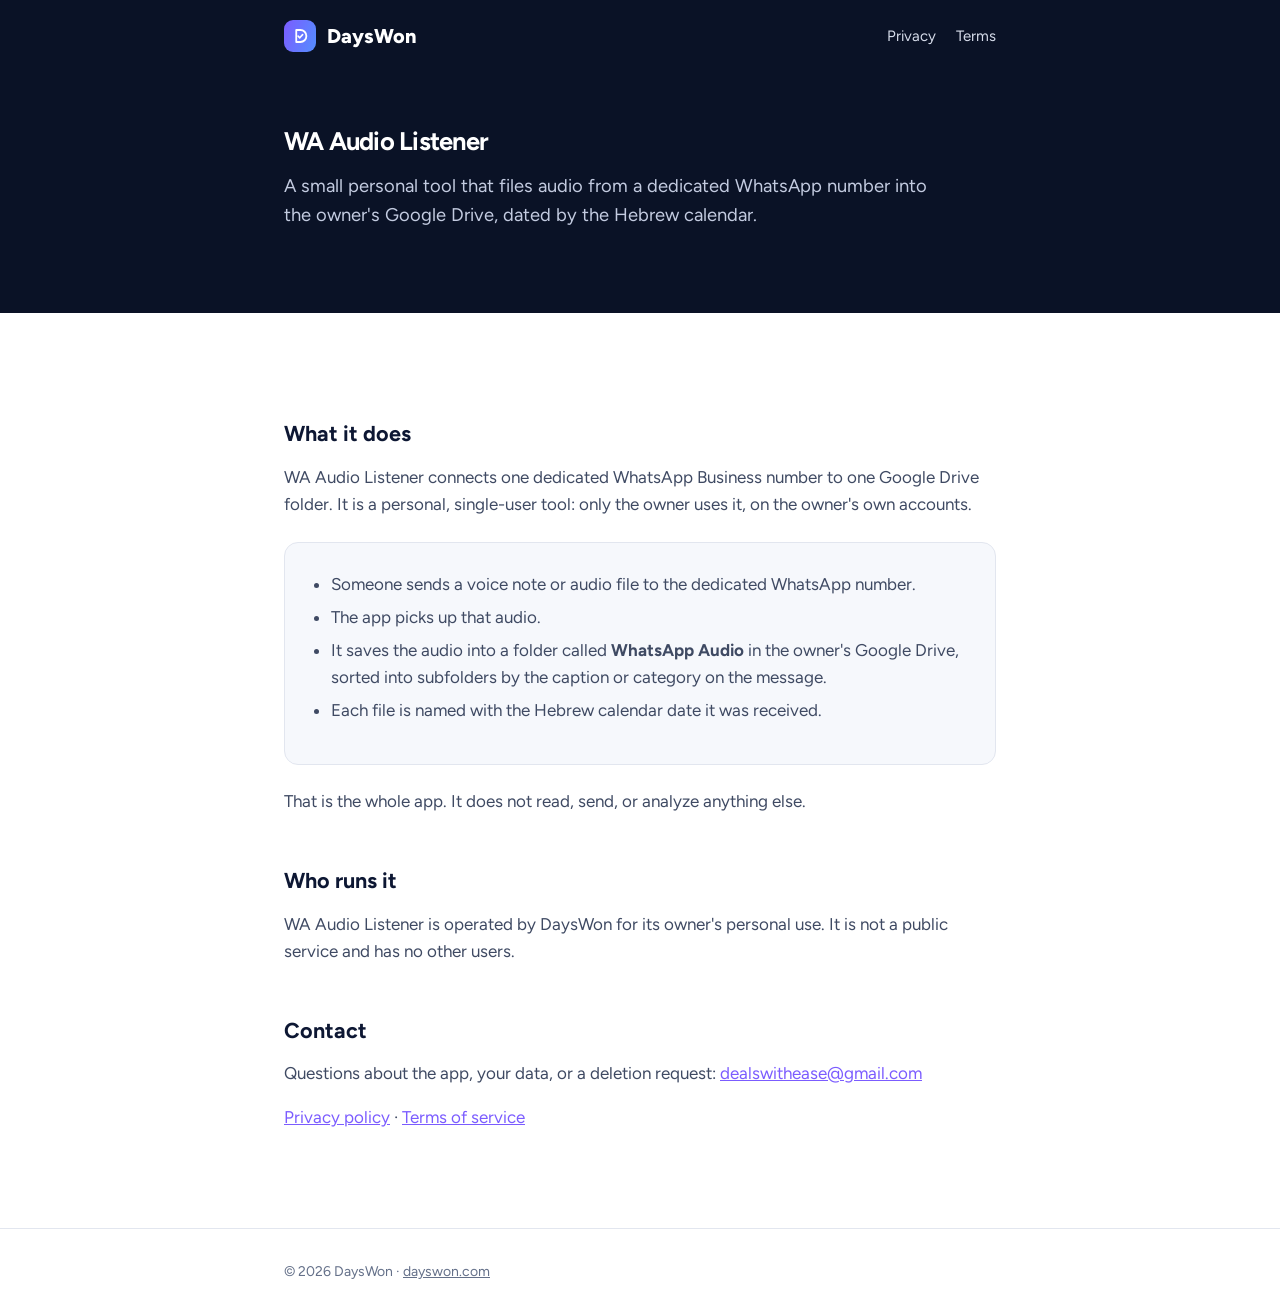
<file: wa-listener/index.html>
<!DOCTYPE html>
<html lang="en">
<head>
<meta charset="utf-8">
<meta name="viewport" content="width=device-width, initial-scale=1">
<meta name="theme-color" content="#0a1226">
<title>WA Audio Listener | DaysWon</title>
<meta name="description" content="WA Audio Listener is a personal tool that saves audio sent to a dedicated WhatsApp number into the owner's Google Drive, dated by the Hebrew calendar.">
<link rel="preconnect" href="https://fonts.googleapis.com">
<link rel="preconnect" href="https://fonts.gstatic.com" crossorigin>
<link href="https://fonts.googleapis.com/css2?family=Figtree:wght@400;500;600;700;800&display=swap" rel="stylesheet">
<style>
:root{--navy:#0a1226;--ink:#0d1733;--text:#3f4a63;--mute:#647089;--line:#e2e6ef;--alt:#f6f8fc;--gold:#e5c58c;--violet:#7b5cff;--blue:#548eff;--grad:linear-gradient(110deg,#7b5cff,#548eff)}
*{box-sizing:border-box}
body{margin:0;font-family:Figtree,ui-sans-serif,system-ui,-apple-system,"Segoe UI",Arial,sans-serif;font-size:17px;line-height:1.6;color:var(--text);background:#fff}
h1,h2{margin:0;color:var(--ink);font-weight:700}
h1{font-size:clamp(2.2rem,1.4rem+3vw,3.2rem);line-height:1.08;letter-spacing:-0.03em}
h2{font-size:1.35rem;margin:2.2em 0 .6em}
p{margin:0 0 1em}
ul{margin:0 0 1em;padding-left:1.3em}
li{margin:.35em 0}
a{color:var(--violet)}
.wrap{max-width:760px;margin:0 auto;padding:0 24px}
header.top{background:var(--navy)}
header.top .wrap{display:flex;align-items:center;justify-content:space-between;height:72px}
.brand{display:flex;align-items:center;gap:11px;text-decoration:none;color:#fff;font-weight:800;font-size:20px}
.brand-mark{width:32px;height:32px;border-radius:9px;background:var(--grad);display:grid;place-items:center}
.hero{background:var(--navy);color:#fff;padding:56px 0 64px}
.hero h1{color:#fff}
.hero .lede{color:#c3cbe0;font-size:1.15rem;margin-top:16px;max-width:56ch}
main{padding:56px 0 80px}
.card{background:var(--alt);border:1px solid var(--line);border-radius:14px;padding:22px 24px;margin:1.4em 0}
footer{border-top:1px solid var(--line);padding:32px 0;color:var(--mute);font-size:14px}
footer a{color:var(--mute)}
.navlinks a{color:#d6dcea;text-decoration:none;font-size:15px;margin-left:20px}
.navlinks a:hover{color:#fff}
</style>
</head>
<body>
<header class="top">
  <div class="wrap">
    <a class="brand" href="https://dayswon.com/"><span class="brand-mark" aria-hidden="true"><svg width="18" height="18" viewBox="0 0 24 24"><path d="M7 4h5.5a7.5 7.5 0 010 16H7V4z" fill="none" stroke="#fff" stroke-width="2.4" stroke-linejoin="round"/><path d="M9.5 12.2l2.2 2.2 3.8-4.2" fill="none" stroke="#fff" stroke-width="2.2" stroke-linecap="round" stroke-linejoin="round"/></svg></span>DaysWon</a>
    <nav class="navlinks"><a href="/wa-listener/privacy/">Privacy</a><a href="/wa-listener/terms/">Terms</a></nav>
  </div>
</header>
<section class="hero">
  <div class="wrap">
    <h1>WA Audio Listener</h1>
    <p class="lede">A small personal tool that files audio from a dedicated WhatsApp number into the owner's Google Drive, dated by the Hebrew calendar.</p>
  </div>
</section>
<main>
  <div class="wrap">
    <h2>What it does</h2>
    <p>WA Audio Listener connects one dedicated WhatsApp Business number to one Google Drive folder. It is a personal, single-user tool: only the owner uses it, on the owner's own accounts.</p>
    <div class="card">
      <ul>
        <li>Someone sends a voice note or audio file to the dedicated WhatsApp number.</li>
        <li>The app picks up that audio.</li>
        <li>It saves the audio into a folder called <strong>WhatsApp Audio</strong> in the owner's Google Drive, sorted into subfolders by the caption or category on the message.</li>
        <li>Each file is named with the Hebrew calendar date it was received.</li>
      </ul>
    </div>
    <p>That is the whole app. It does not read, send, or analyze anything else.</p>
    <h2>Who runs it</h2>
    <p>WA Audio Listener is operated by DaysWon for its owner's personal use. It is not a public service and has no other users.</p>
    <h2>Contact</h2>
    <p>Questions about the app, your data, or a deletion request: <a href="mailto:dealswithease@gmail.com">dealswithease@gmail.com</a></p>
    <p><a href="/wa-listener/privacy/">Privacy policy</a> &middot; <a href="/wa-listener/terms/">Terms of service</a></p>
  </div>
</main>
<footer>
  <div class="wrap">&copy; 2026 DaysWon &middot; <a href="https://dayswon.com/">dayswon.com</a></div>
</footer>
</body>
</html>
</file>
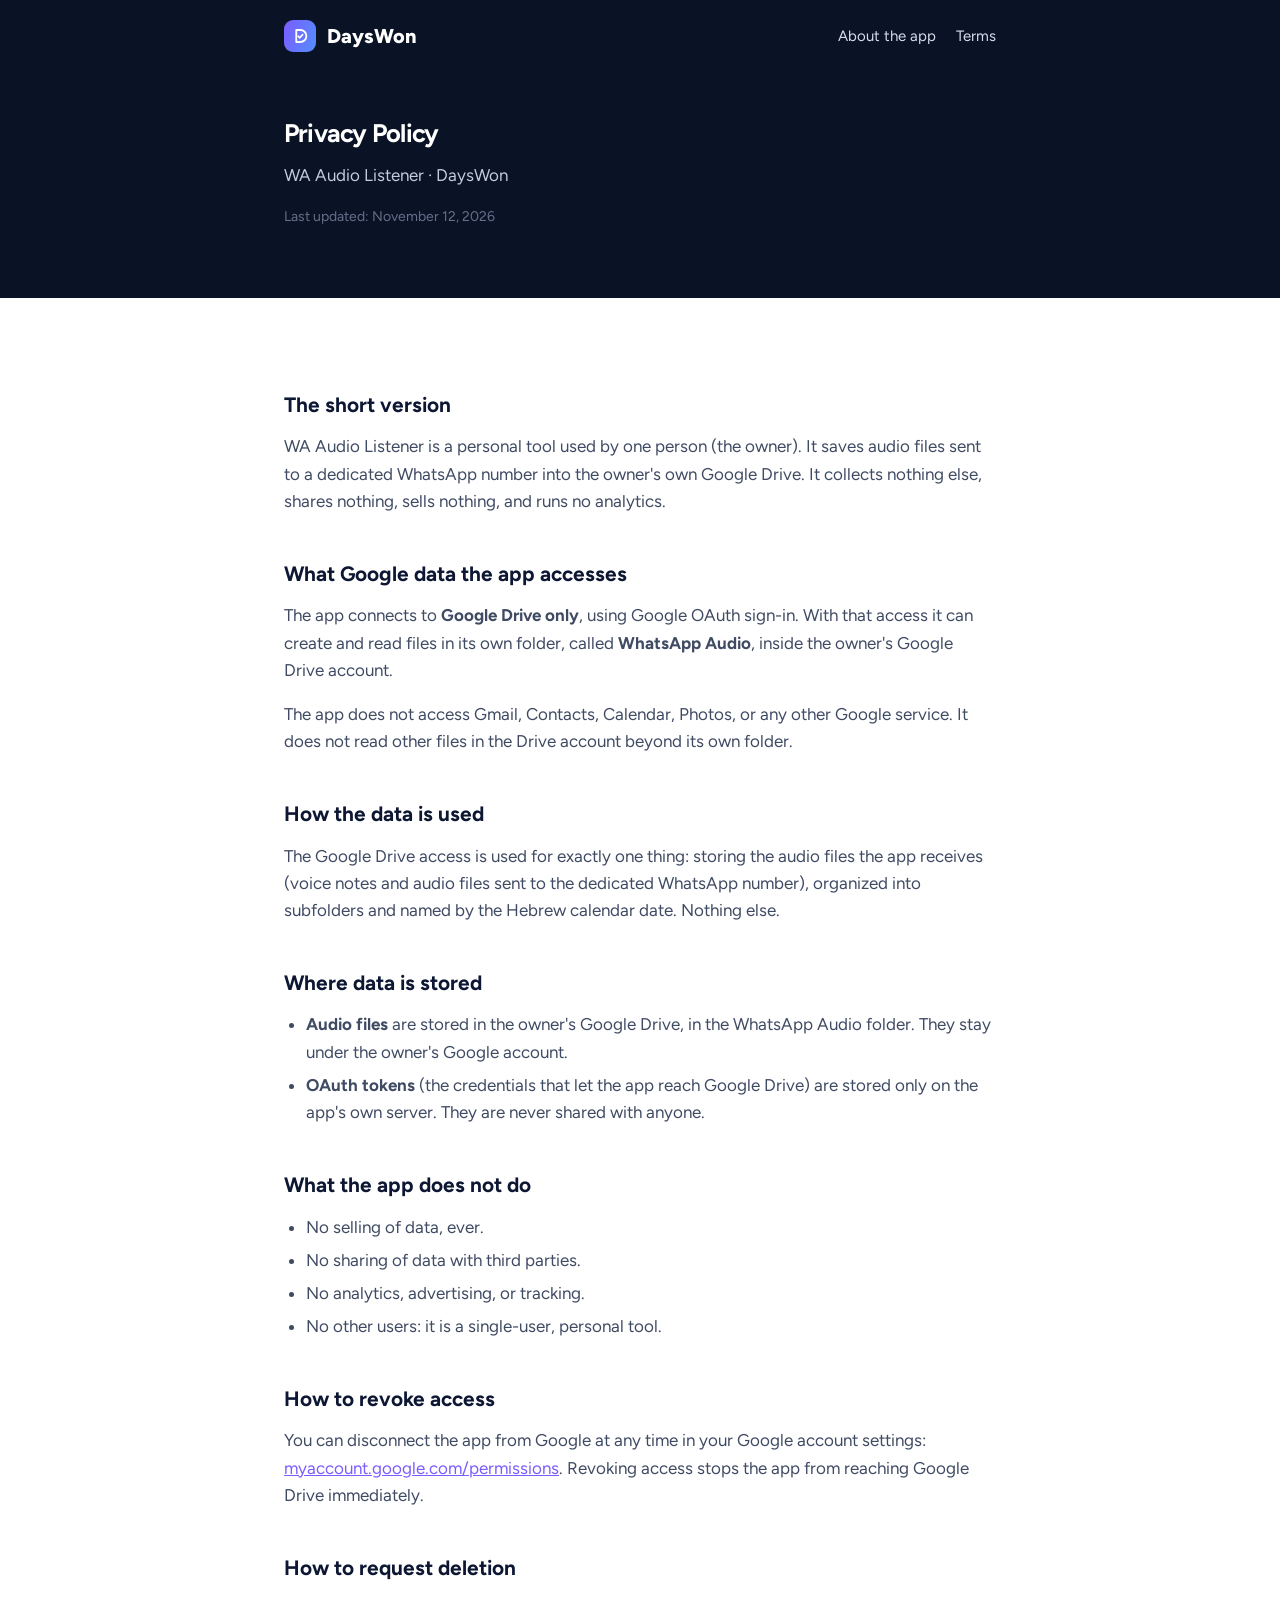
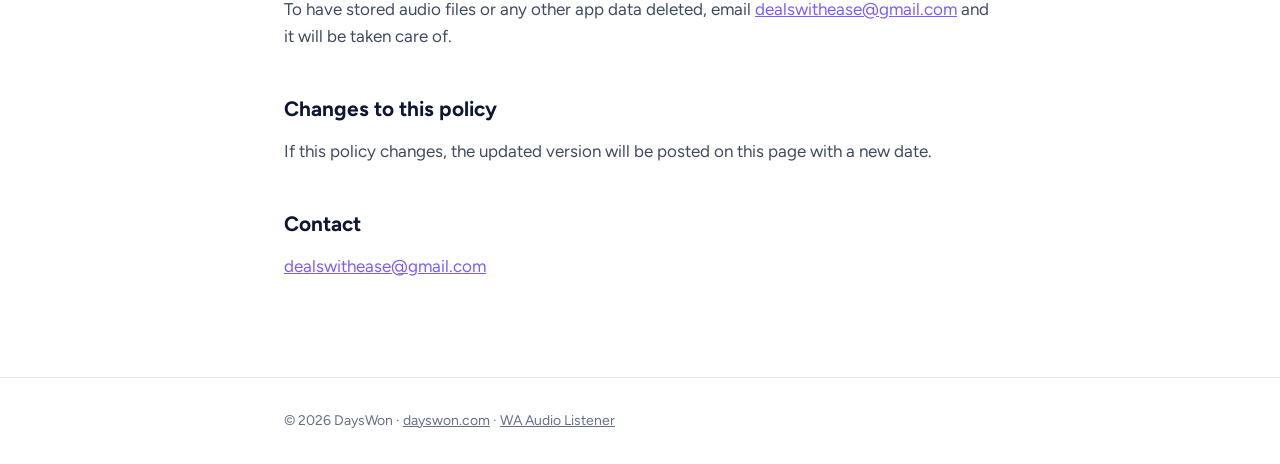
<file: wa-listener/privacy/index.html>
<!DOCTYPE html>
<html lang="en">
<head>
<meta charset="utf-8">
<meta name="viewport" content="width=device-width, initial-scale=1">
<meta name="theme-color" content="#0a1226">
<title>Privacy Policy | WA Audio Listener | DaysWon</title>
<meta name="description" content="Privacy policy for WA Audio Listener, a personal tool that saves audio from a dedicated WhatsApp number into the owner's Google Drive.">
<link rel="preconnect" href="https://fonts.googleapis.com">
<link rel="preconnect" href="https://fonts.gstatic.com" crossorigin>
<link href="https://fonts.googleapis.com/css2?family=Figtree:wght@400;500;600;700;800&display=swap" rel="stylesheet">
<style>
:root{--navy:#0a1226;--ink:#0d1733;--text:#3f4a63;--mute:#647089;--line:#e2e6ef;--alt:#f6f8fc;--gold:#e5c58c;--violet:#7b5cff;--blue:#548eff;--grad:linear-gradient(110deg,#7b5cff,#548eff)}
*{box-sizing:border-box}
body{margin:0;font-family:Figtree,ui-sans-serif,system-ui,-apple-system,"Segoe UI",Arial,sans-serif;font-size:17px;line-height:1.6;color:var(--text);background:#fff}
h1,h2{margin:0;color:var(--ink);font-weight:700}
h1{font-size:clamp(2rem,1.4rem+3vw,2.8rem);line-height:1.08;letter-spacing:-0.03em}
h2{font-size:1.3rem;margin:2em 0 .6em}
p{margin:0 0 1em}
ul{margin:0 0 1em;padding-left:1.3em}
li{margin:.35em 0}
a{color:var(--violet)}
.wrap{max-width:760px;margin:0 auto;padding:0 24px}
header.top{background:var(--navy)}
header.top .wrap{display:flex;align-items:center;justify-content:space-between;height:72px}
.brand{display:flex;align-items:center;gap:11px;text-decoration:none;color:#fff;font-weight:800;font-size:20px}
.brand-mark{width:32px;height:32px;border-radius:9px;background:var(--grad);display:grid;place-items:center}
.hero{background:var(--navy);color:#fff;padding:48px 0 56px}
.hero h1{color:#fff}
.hero .lede{color:#c3cbe0;margin-top:14px}
main{padding:48px 0 80px}
footer{border-top:1px solid var(--line);padding:32px 0;color:var(--mute);font-size:14px}
footer a{color:var(--mute)}
.navlinks a{color:#d6dcea;text-decoration:none;font-size:15px;margin-left:20px}
.navlinks a:hover{color:#fff}
.updated{color:var(--mute);font-size:14px}
</style>
</head>
<body>
<header class="top">
  <div class="wrap">
    <a class="brand" href="https://dayswon.com/"><span class="brand-mark" aria-hidden="true"><svg width="18" height="18" viewBox="0 0 24 24"><path d="M7 4h5.5a7.5 7.5 0 010 16H7V4z" fill="none" stroke="#fff" stroke-width="2.4" stroke-linejoin="round"/><path d="M9.5 12.2l2.2 2.2 3.8-4.2" fill="none" stroke="#fff" stroke-width="2.2" stroke-linecap="round" stroke-linejoin="round"/></svg></span>DaysWon</a>
    <nav class="navlinks"><a href="/wa-listener/">About the app</a><a href="/wa-listener/terms/">Terms</a></nav>
  </div>
</header>
<section class="hero">
  <div class="wrap">
    <h1>Privacy Policy</h1>
    <p class="lede">WA Audio Listener &middot; DaysWon</p>
    <p class="updated">Last updated: November 12, 2026</p>
  </div>
</section>
<main>
  <div class="wrap">
    <h2>The short version</h2>
    <p>WA Audio Listener is a personal tool used by one person (the owner). It saves audio files sent to a dedicated WhatsApp number into the owner's own Google Drive. It collects nothing else, shares nothing, sells nothing, and runs no analytics.</p>

    <h2>What Google data the app accesses</h2>
    <p>The app connects to <strong>Google Drive only</strong>, using Google OAuth sign-in. With that access it can create and read files in its own folder, called <strong>WhatsApp Audio</strong>, inside the owner's Google Drive account.</p>
    <p>The app does not access Gmail, Contacts, Calendar, Photos, or any other Google service. It does not read other files in the Drive account beyond its own folder.</p>

    <h2>How the data is used</h2>
    <p>The Google Drive access is used for exactly one thing: storing the audio files the app receives (voice notes and audio files sent to the dedicated WhatsApp number), organized into subfolders and named by the Hebrew calendar date. Nothing else.</p>

    <h2>Where data is stored</h2>
    <ul>
      <li><strong>Audio files</strong> are stored in the owner's Google Drive, in the WhatsApp Audio folder. They stay under the owner's Google account.</li>
      <li><strong>OAuth tokens</strong> (the credentials that let the app reach Google Drive) are stored only on the app's own server. They are never shared with anyone.</li>
    </ul>

    <h2>What the app does not do</h2>
    <ul>
      <li>No selling of data, ever.</li>
      <li>No sharing of data with third parties.</li>
      <li>No analytics, advertising, or tracking.</li>
      <li>No other users: it is a single-user, personal tool.</li>
    </ul>

    <h2>How to revoke access</h2>
    <p>You can disconnect the app from Google at any time in your Google account settings: <a href="https://myaccount.google.com/permissions">myaccount.google.com/permissions</a>. Revoking access stops the app from reaching Google Drive immediately.</p>

    <h2>How to request deletion</h2>
    <p>To have stored audio files or any other app data deleted, email <a href="mailto:dealswithease@gmail.com">dealswithease@gmail.com</a> and it will be taken care of.</p>

    <h2>Changes to this policy</h2>
    <p>If this policy changes, the updated version will be posted on this page with a new date.</p>

    <h2>Contact</h2>
    <p><a href="mailto:dealswithease@gmail.com">dealswithease@gmail.com</a></p>
  </div>
</main>
<footer>
  <div class="wrap">&copy; 2026 DaysWon &middot; <a href="https://dayswon.com/">dayswon.com</a> &middot; <a href="/wa-listener/">WA Audio Listener</a></div>
</footer>
</body>
</html>
</file>
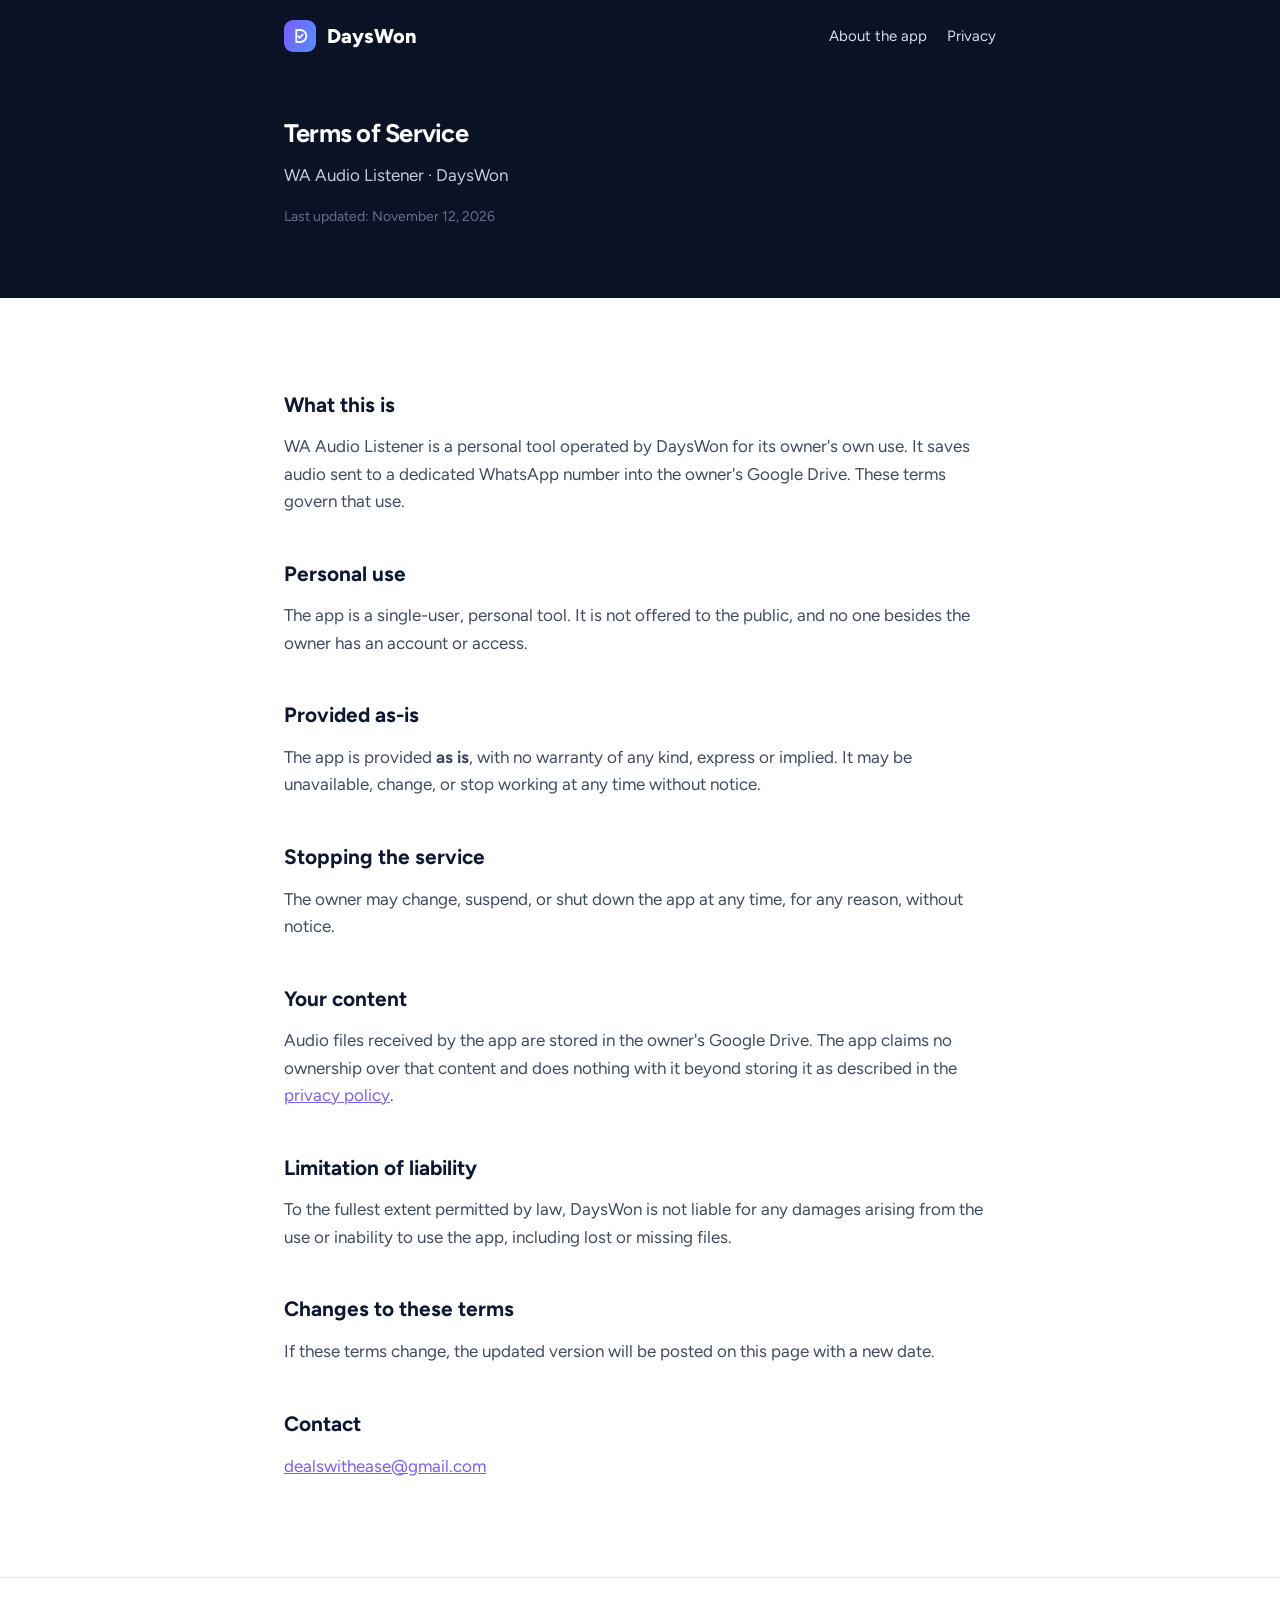
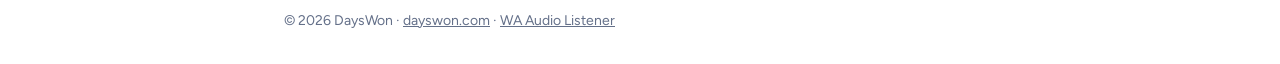
<file: wa-listener/terms/index.html>
<!DOCTYPE html>
<html lang="en">
<head>
<meta charset="utf-8">
<meta name="viewport" content="width=device-width, initial-scale=1">
<meta name="theme-color" content="#0a1226">
<title>Terms of Service | WA Audio Listener | DaysWon</title>
<meta name="description" content="Terms of service for WA Audio Listener, a personal tool that saves audio from a dedicated WhatsApp number into the owner's Google Drive.">
<link rel="preconnect" href="https://fonts.googleapis.com">
<link rel="preconnect" href="https://fonts.gstatic.com" crossorigin>
<link href="https://fonts.googleapis.com/css2?family=Figtree:wght@400;500;600;700;800&display=swap" rel="stylesheet">
<style>
:root{--navy:#0a1226;--ink:#0d1733;--text:#3f4a63;--mute:#647089;--line:#e2e6ef;--alt:#f6f8fc;--gold:#e5c58c;--violet:#7b5cff;--blue:#548eff;--grad:linear-gradient(110deg,#7b5cff,#548eff)}
*{box-sizing:border-box}
body{margin:0;font-family:Figtree,ui-sans-serif,system-ui,-apple-system,"Segoe UI",Arial,sans-serif;font-size:17px;line-height:1.6;color:var(--text);background:#fff}
h1,h2{margin:0;color:var(--ink);font-weight:700}
h1{font-size:clamp(2rem,1.4rem+3vw,2.8rem);line-height:1.08;letter-spacing:-0.03em}
h2{font-size:1.3rem;margin:2em 0 .6em}
p{margin:0 0 1em}
ul{margin:0 0 1em;padding-left:1.3em}
li{margin:.35em 0}
a{color:var(--violet)}
.wrap{max-width:760px;margin:0 auto;padding:0 24px}
header.top{background:var(--navy)}
header.top .wrap{display:flex;align-items:center;justify-content:space-between;height:72px}
.brand{display:flex;align-items:center;gap:11px;text-decoration:none;color:#fff;font-weight:800;font-size:20px}
.brand-mark{width:32px;height:32px;border-radius:9px;background:var(--grad);display:grid;place-items:center}
.hero{background:var(--navy);color:#fff;padding:48px 0 56px}
.hero h1{color:#fff}
.hero .lede{color:#c3cbe0;margin-top:14px}
main{padding:48px 0 80px}
footer{border-top:1px solid var(--line);padding:32px 0;color:var(--mute);font-size:14px}
footer a{color:var(--mute)}
.navlinks a{color:#d6dcea;text-decoration:none;font-size:15px;margin-left:20px}
.navlinks a:hover{color:#fff}
.updated{color:var(--mute);font-size:14px}
</style>
</head>
<body>
<header class="top">
  <div class="wrap">
    <a class="brand" href="https://dayswon.com/"><span class="brand-mark" aria-hidden="true"><svg width="18" height="18" viewBox="0 0 24 24"><path d="M7 4h5.5a7.5 7.5 0 010 16H7V4z" fill="none" stroke="#fff" stroke-width="2.4" stroke-linejoin="round"/><path d="M9.5 12.2l2.2 2.2 3.8-4.2" fill="none" stroke="#fff" stroke-width="2.2" stroke-linecap="round" stroke-linejoin="round"/></svg></span>DaysWon</a>
    <nav class="navlinks"><a href="/wa-listener/">About the app</a><a href="/wa-listener/privacy/">Privacy</a></nav>
  </div>
</header>
<section class="hero">
  <div class="wrap">
    <h1>Terms of Service</h1>
    <p class="lede">WA Audio Listener &middot; DaysWon</p>
    <p class="updated">Last updated: November 12, 2026</p>
  </div>
</section>
<main>
  <div class="wrap">
    <h2>What this is</h2>
    <p>WA Audio Listener is a personal tool operated by DaysWon for its owner's own use. It saves audio sent to a dedicated WhatsApp number into the owner's Google Drive. These terms govern that use.</p>

    <h2>Personal use</h2>
    <p>The app is a single-user, personal tool. It is not offered to the public, and no one besides the owner has an account or access.</p>

    <h2>Provided as-is</h2>
    <p>The app is provided <strong>as is</strong>, with no warranty of any kind, express or implied. It may be unavailable, change, or stop working at any time without notice.</p>

    <h2>Stopping the service</h2>
    <p>The owner may change, suspend, or shut down the app at any time, for any reason, without notice.</p>

    <h2>Your content</h2>
    <p>Audio files received by the app are stored in the owner's Google Drive. The app claims no ownership over that content and does nothing with it beyond storing it as described in the <a href="/wa-listener/privacy/">privacy policy</a>.</p>

    <h2>Limitation of liability</h2>
    <p>To the fullest extent permitted by law, DaysWon is not liable for any damages arising from the use or inability to use the app, including lost or missing files.</p>

    <h2>Changes to these terms</h2>
    <p>If these terms change, the updated version will be posted on this page with a new date.</p>

    <h2>Contact</h2>
    <p><a href="mailto:dealswithease@gmail.com">dealswithease@gmail.com</a></p>
  </div>
</main>
<footer>
  <div class="wrap">&copy; 2026 DaysWon &middot; <a href="https://dayswon.com/">dayswon.com</a> &middot; <a href="/wa-listener/">WA Audio Listener</a></div>
</footer>
</body>
</html>
</file>
